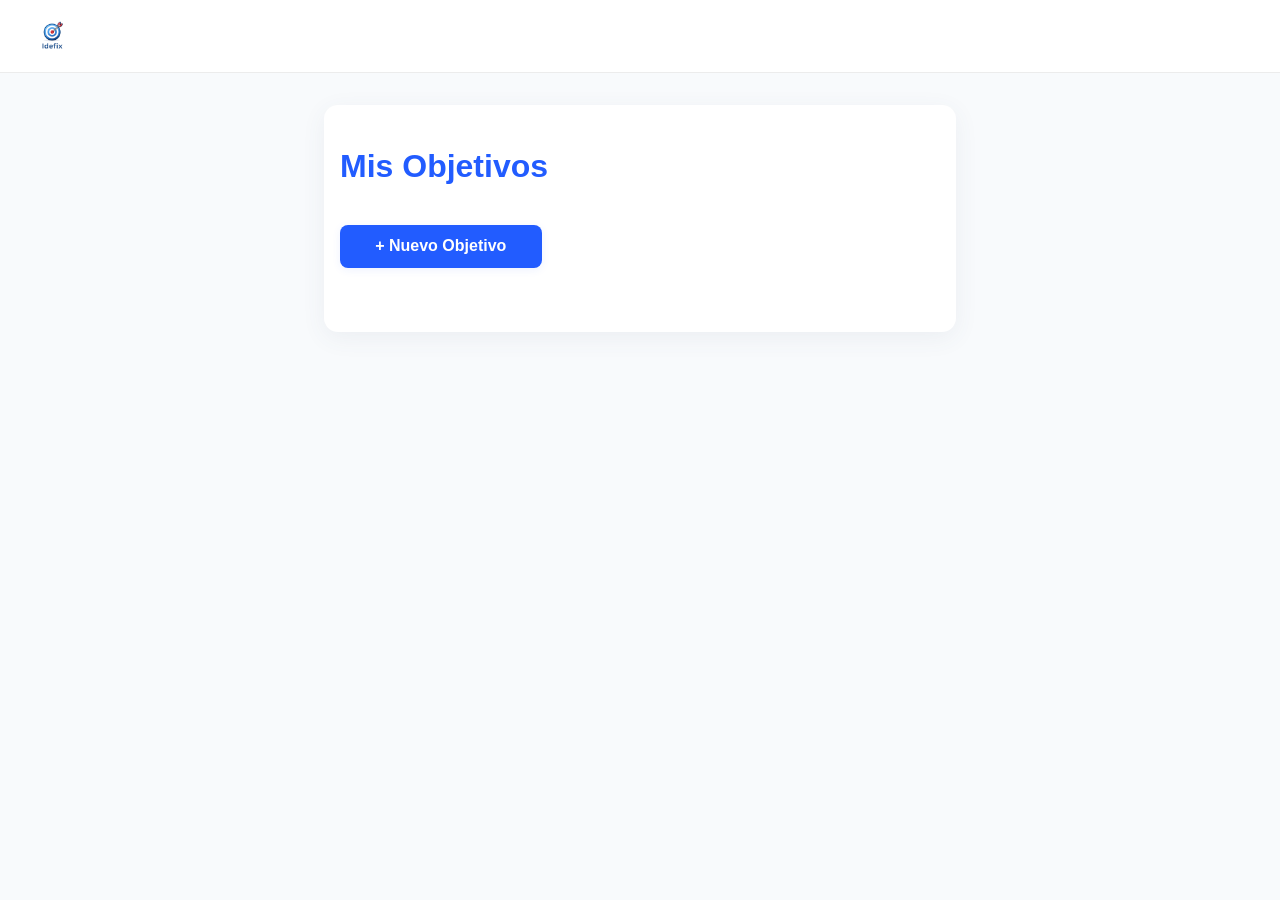
<file: index.html>
<!DOCTYPE html>
<html lang="es">
<head>
    <meta charset="UTF-8">
    <meta name="viewport" content="width=device-width, initial-scale=1.0">
    <title>Idefix · Mis Objetivos</title>
    <link rel="stylesheet" href="style.css">
    <link rel="icon" href="assets/logo.png">
</head>
<body>
    <header class="header">
        <img src="assets/logo.png" class="logo" alt="Idefix">
        <div class="user-menu" id="user-menu">
            <!-- Perfil minimalista y botón logout -->
        </div>
    </header>
    <main>
        <section id="goals-section">
            <h1>Mis Objetivos</h1>
            <button id="add-goal-btn" class="main-btn">+ Nuevo Objetivo</button>
            <div id="goals-list" class="goals-list"></div>
        </section>
        <!-- Modal para crear/editar objetivo -->
        <div id="goal-modal" class="modal hidden">
            <div class="modal-content">
                <span class="close" id="close-goal-modal">&times;</span>
                <h2 id="goal-modal-title">Nuevo objetivo</h2>
                <form id="goal-form">
                    <input type="text" id="goal-title" placeholder="Título" maxlength="60" required>
                    <textarea id="goal-desc" placeholder="Descripción (opcional)"></textarea>
                    <label for="goal-privacy">Visibilidad:
                        <select id="goal-privacy">
                            <option value="private">Privado</option>
                            <option value="friends">Sólo amigos</option>
                            <option value="public">Público</option>
                        </select>
                    </label>
                    <button type="submit" class="main-btn">Guardar</button>
                </form>
            </div>
        </div>
        <!-- Modal para ver comentarios y reacciones -->
        <div id="social-modal" class="modal hidden">
            <div class="modal-content social">
                <span class="close" id="close-social-modal">&times;</span>
                <h2>Comentarios y Reacciones</h2>
                <div id="goal-social"></div>
                <form id="comment-form">
                    <input type="text" id="comment-input" maxlength="150" placeholder="Comenta tu argumento" required>
                    <button type="submit" class="main-btn">Comentar</button>
                </form>
            </div>
        </div>
    </main>
    <script src="lib/firebase.js"></script>
    <script src="script.js"></script>
</body>
</html>
</file>
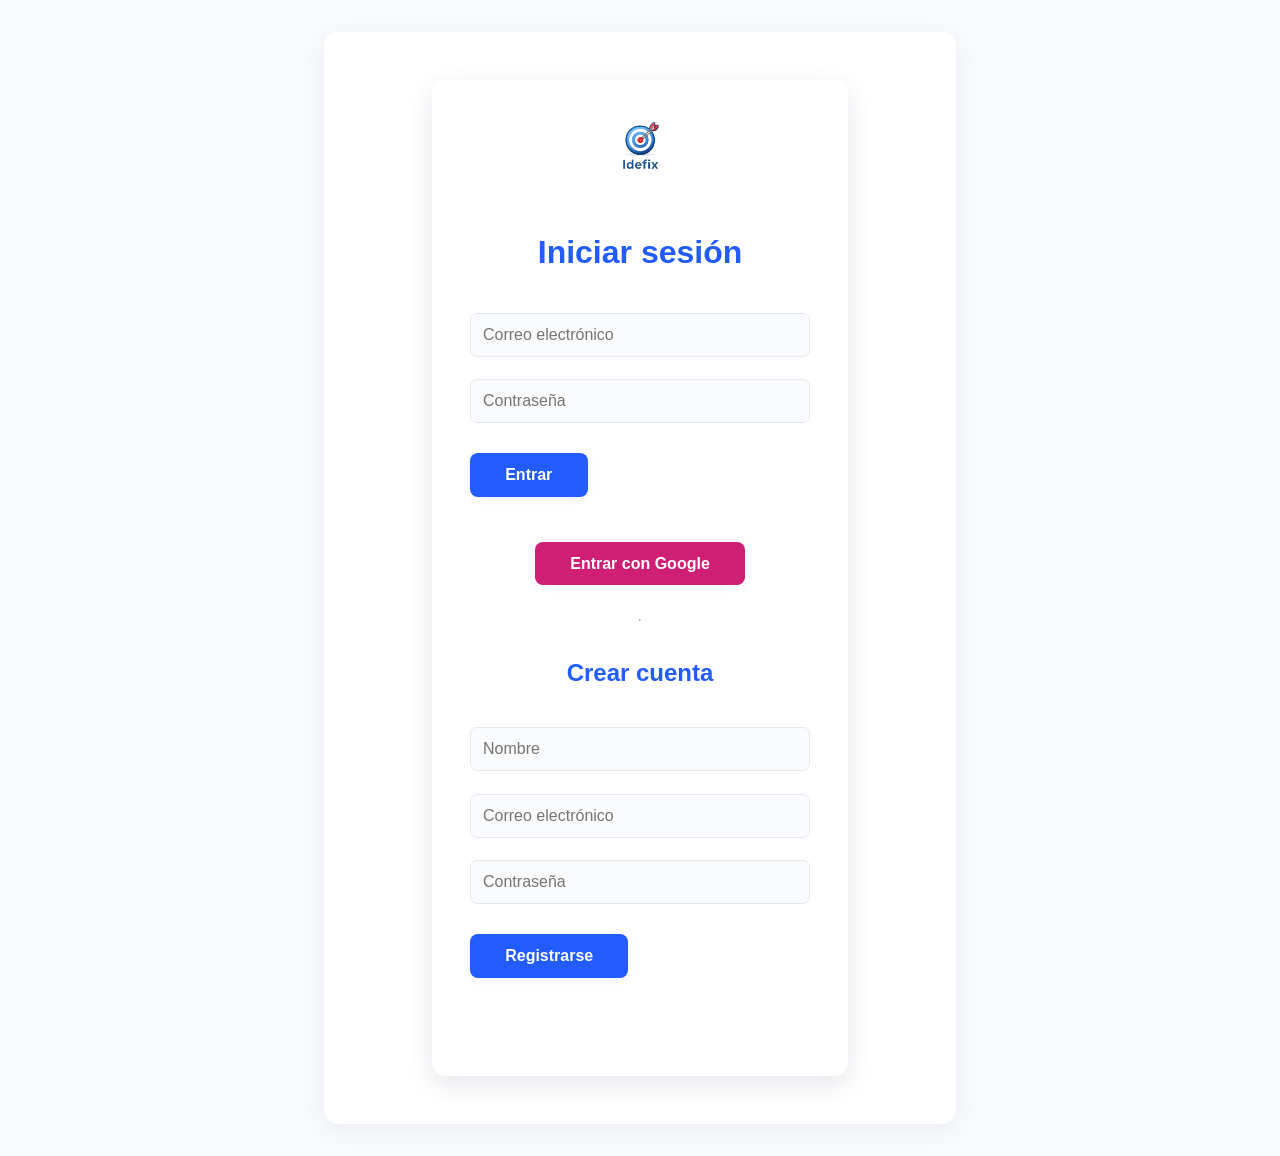
<file: login.html>
<!DOCTYPE html>
<html lang="es">
<head>
    <meta charset="UTF-8">
    <meta name="viewport" content="width=device-width, initial-scale=1.0">
    <title>Idefix · Acceso</title>
    <link rel="stylesheet" href="style.css">
    <link rel="icon" href="assets/logo.png">
</head>
<body>
    <main>
        <section class="login-section">
            <img src="assets/logo.png" class="logo-large" alt="Idefix">
            <h1>Iniciar sesión</h1>
            <form id="login-form">
                <input type="email" id="login-email" placeholder="Correo electrónico" required autocomplete="username">
                <input type="password" id="login-password" placeholder="Contraseña" required autocomplete="current-password">
                <button type="submit" class="main-btn">Entrar</button>
            </form>
            <button id="google-login-btn" type="button" class="main-btn alt">Entrar con Google</button>
            <hr>
            <h2>Crear cuenta</h2>
            <form id="register-form">
                <input type="text" id="register-name" placeholder="Nombre" maxlength="32" required>
                <input type="email" id="register-email" placeholder="Correo electrónico" required autocomplete="username">
                <input type="password" id="register-password" placeholder="Contraseña" required autocomplete="new-password">
                <button type="submit" class="main-btn">Registrarse</button>
            </form>
            <div id="login-msg"></div>
        </section>
    </main>
    <script src="lib/firebase.js"></script>
    <script src="script.js"></script>
</body>
</html>
</file>
<file: style.css>
body {
    font-family: 'Segoe UI', Tahoma, Geneva, Verdana, sans-serif;
    background: #f8fafc;
    color: #223;
    margin: 0;
    padding: 0;
}
.header {
    display: flex;
    align-items: center;
    justify-content: space-between;
    padding: 1rem 2rem;
    background: #fff;
    border-bottom: 1px solid #ececec;
}
.logo {
    height: 40px;
}
.logo-large {
    height: 70px;
    margin-bottom: 1rem;
}
.user-menu {
    display: flex;
    align-items: center;
    gap: 1rem;
}
main {
    max-width: 600px;
    margin: 2rem auto;
    padding: 1rem;
    background: #fff;
    border-radius: 14px;
    box-shadow: 0 6px 25px rgba(70,86,110,0.07);
}
h1 {
    font-size: 2rem;
    font-weight: 700;
    margin-bottom: 1.3rem;
    color: #225cff;
}

.main-btn {
    display: inline-block;
    border: none;
    padding: 0.8rem 2.2rem;
    background: #225cff;
    color: #fff;
    border-radius: 8px;
    font-size: 1em;
    font-weight: 600;
    margin: 1.2rem 0 1rem 0;
    cursor: pointer;
    box-shadow: 0 2px 8px rgba(34,92,255,0.08);
    transition: all 0.2s;
}
.main-btn:hover {
    filter: brightness(1.10);
    background: #4271ff;
}
.main-btn.alt { background: #ce1f74; }
.main-btn.alt:hover { background: #e53792; }

input, textarea, select {
    width: 100%;
    padding: 0.75rem;
    margin: 0.7rem 0;
    border: 1px solid #e4e7ee;
    border-radius: 7px;
    font-size: 1em;
    background: #fafbfc;
    color: #1b2430;
    font-family: inherit;
    box-sizing: border-box;
}
input:focus, textarea:focus, select:focus {
    outline: 2px solid #225cff44;
    border: 1.5px solid #225cff99;
}

.goals-list {
    margin: 1rem 0;
    display: flex;
    flex-direction: column;
    gap: 1rem;
}
.goal-card {
    border: 1px solid #e3e8ee;
    border-radius: 12px;
    padding: 1.3em 1.6em;
    background: #f8fafd;
    position: relative;
    box-shadow: 0 2px 10px rgba(34,92,255,0.03);
}
.goal-title {
    font-size: 1.13rem;
    color: #223;
    font-weight: 600;
    margin-bottom: 0.3em;
}
.goal-actions {
    position: absolute;
    top: 1em; 
    right: 1.3em;
    display: flex;
    gap: 0.4em;
}
.goal-actions > button {
    background: none;
    border: none;
    color: #225cff;
    cursor: pointer;
    font-size: 1.2em;
    padding: 0.18em 0.46em;
    border-radius: 5px;
}
.goal-actions > button:hover {
    background: #eef7ff;
}
.goal-meta {
    display: flex;
    align-items: center;
    gap: 1em;
    margin-top: 0.4rem;
    font-size: 0.92em;
    color: #495;
}
.privacy-badge {
    font-size: 0.91em;
    padding: 2px 9px;
    border-radius: 8px;
    background: #e4e8ff;
    color: #225cff;
    margin-left: 5px;
}
.goal-social-btn {
    color: #ce1f74;
    background: #f7e0f0;
    padding: 2px 10px;
    border-radius: 7px;
    margin-left: 0.7em;
    border: none;
    cursor: pointer;
}
.goal-social-btn:hover {
    background: #f9b9e5;
}


.login-section {
    max-width: 340px;
    margin: 2rem auto;
    padding: 2rem 2.4rem 2rem 2.4rem;
    background: #fff;
    border-radius: 13px;
    box-shadow: 0 8px 24px rgba(60,60,110,0.12);
    display: flex;
    flex-direction: column;
    align-items: center;
    gap: 0.6rem;
}
.login-section h1,
.login-section h2 {
    color: #225cff;
}

.modal {
    position: fixed;
    top: 0; left: 0; height: 100vh; width: 100vw;
    background: rgba(60,72,100,0.12);
    backdrop-filter: blur(4px);
    z-index: 10;
    display: flex;
    align-items: center;
    justify-content: center;
}
.modal.hidden { display: none; }
.modal-content {
    background: #fff;
    padding: 2rem;
    border-radius: 16px;
    min-width: 320px;
    box-shadow: 0 8px 24px rgba(60,60,110,0.10);
    position: relative;
}
.modal-content.social { min-width: 390px; }
.close {
    position: absolute;
    top: 14px;
    right: 18px;
    font-size: 1.9em;
    color: #999;
    cursor: pointer;
}
.close:hover { color: #ce1f74; }

#goal-social { margin-bottom: 1em; }
.comment-item {
    border-bottom: 1px solid #eee;
    padding: 0.4em 0;
    margin-bottom: 0.5em;
}
.comment-username {
    font-weight: 600;
    color: #225cff;
    font-size: 0.96em;
    margin-right: 7px;
}
.reactions-bar button {
    border: none;
    background: transparent;
    font-size: 1.16em;
    margin: 0 4px;
    cursor: pointer;
    opacity: 0.7;
    transition: all 0.16s;
}
.reactions-bar button:hover {
    background: #eef7ff;
    opacity: 1;
    border-radius: 4px;
}
.reaction-count {
    font-size: 0.98em; color: #444;
    margin-left: 1.5px;
}

#login-msg { min-height: 28px; color: #ce1f74; margin-top: .8em; text-align: center; }
#comment-input { margin-top: .4em; }

@media (max-width: 650px) {
    main, .login-section, .modal-content, .modal-content.social {
        padding: 1.2em !important;
        min-width: unset !important;
    }
    .header {
        padding: 0.5em 1em;
    }
    .logo-large { height: 50px; }
}
</file>
